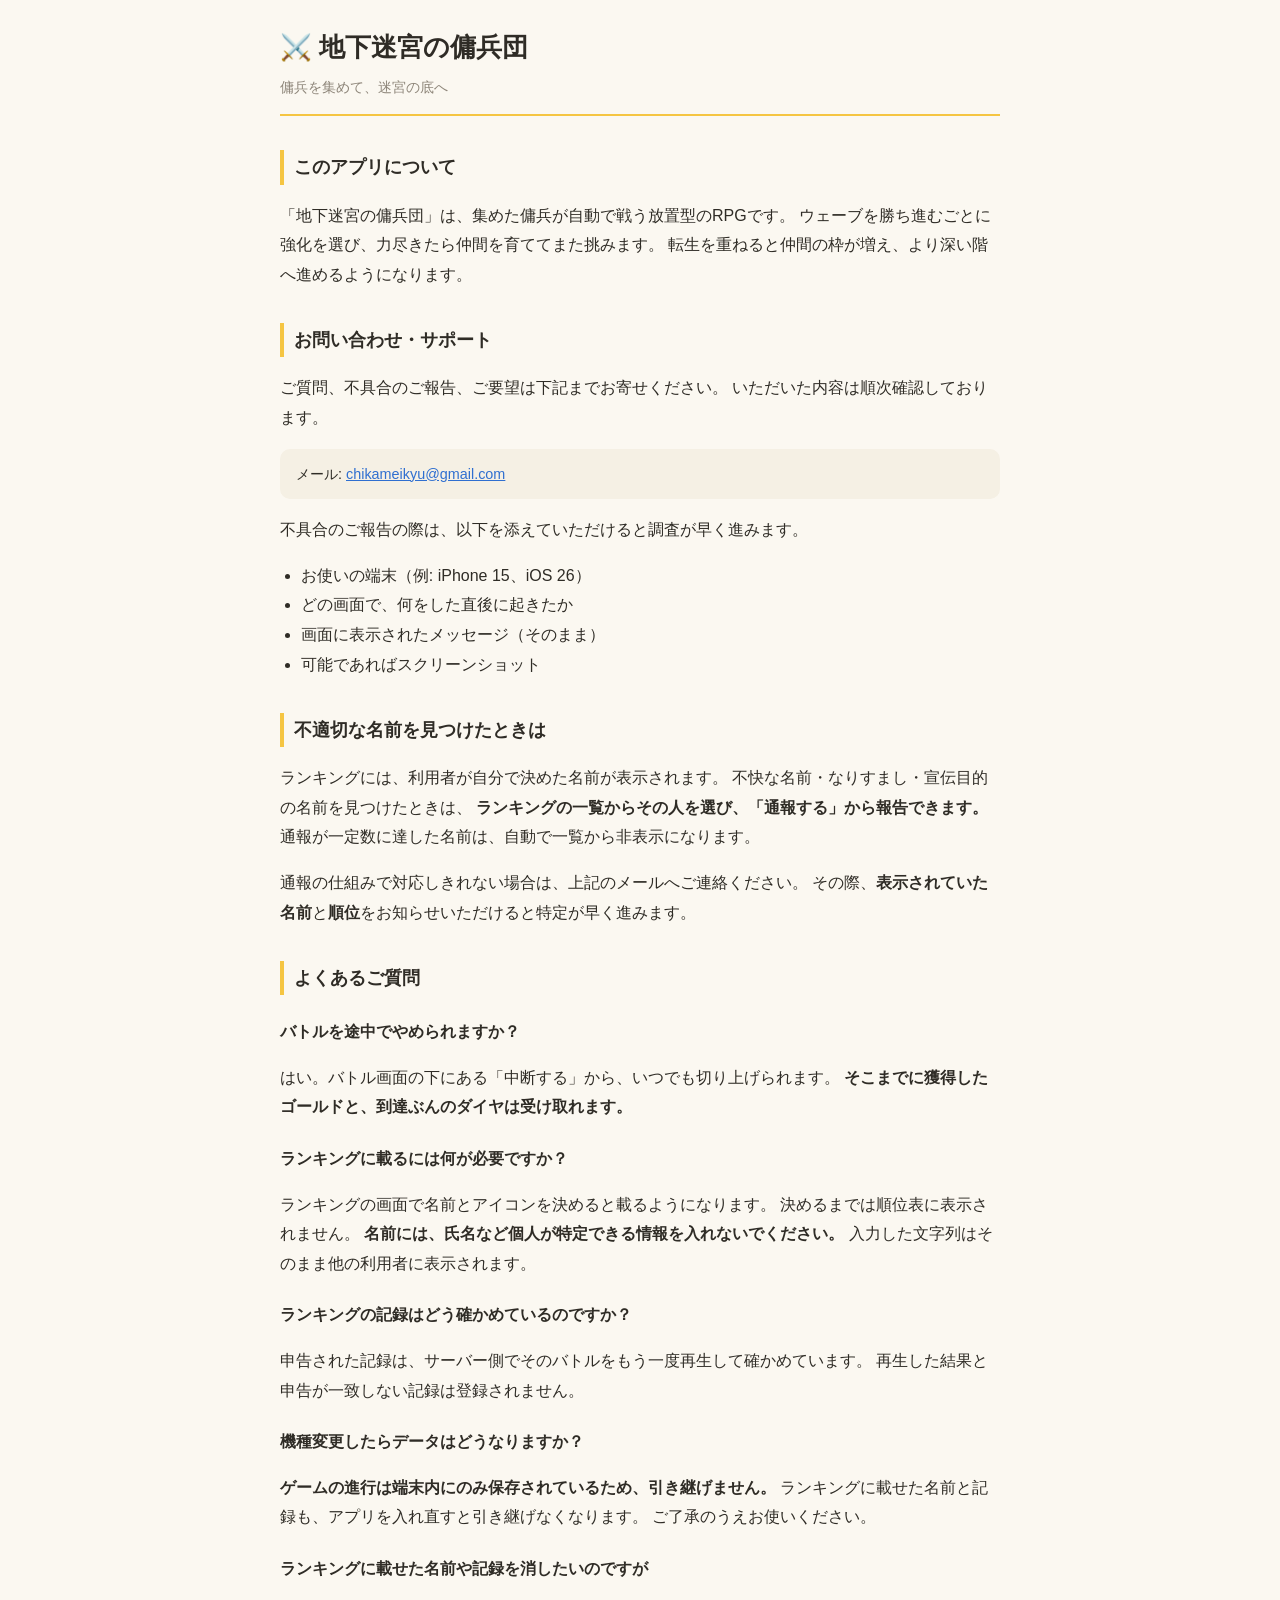
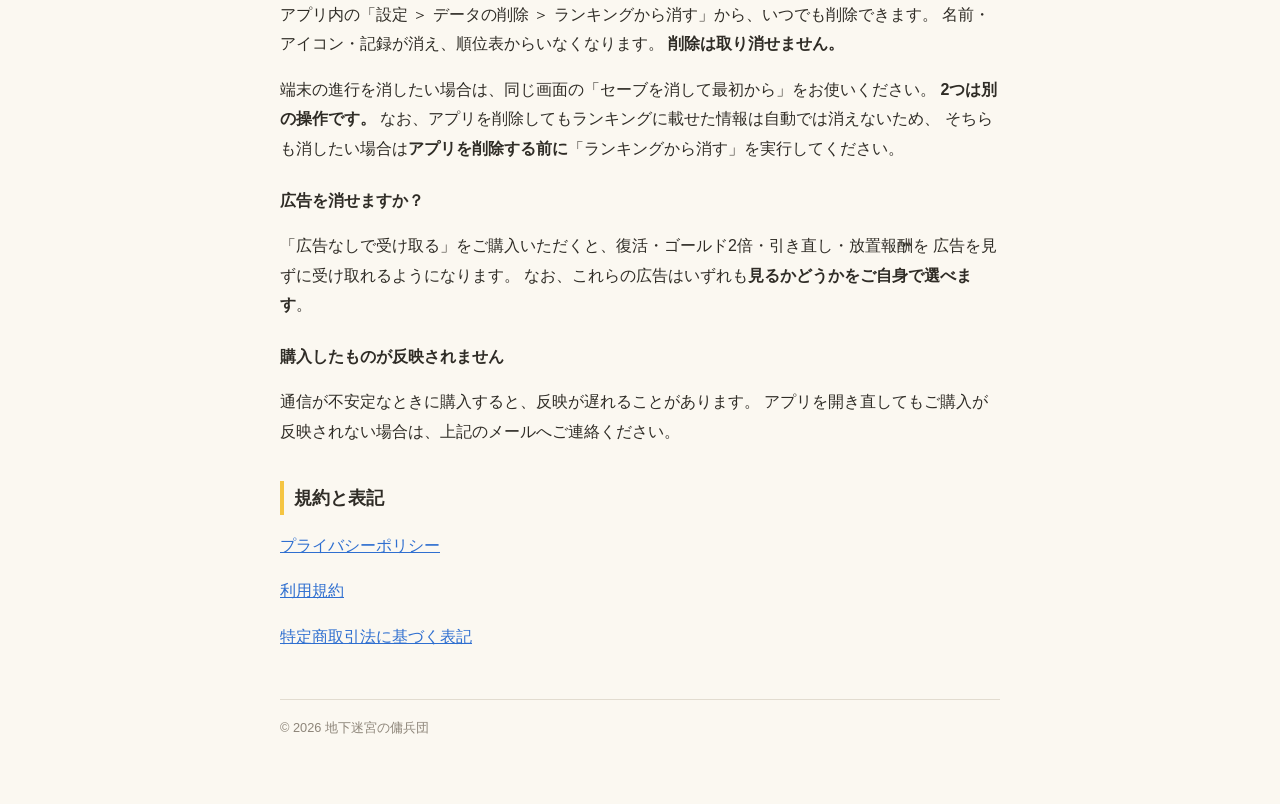
<file: index.html>
<!doctype html>
<html lang="ja">
<head>
<meta charset="utf-8">
<meta name="viewport" content="width=device-width, initial-scale=1">
<title>地下迷宮の傭兵団 - サポート</title>
<link rel="stylesheet" href="style.css">
</head>
<body>
<header>
  <h1>⚔️ 地下迷宮の傭兵団</h1>
  <p class="sub">傭兵を集めて、迷宮の底へ</p>
</header>

<h2>このアプリについて</h2>
<p>
  「地下迷宮の傭兵団」は、集めた傭兵が自動で戦う放置型のRPGです。
  ウェーブを勝ち進むごとに強化を選び、力尽きたら仲間を育ててまた挑みます。
  転生を重ねると仲間の枠が増え、より深い階へ進めるようになります。
</p>

<h2>お問い合わせ・サポート</h2>
<p>
  ご質問、不具合のご報告、ご要望は下記までお寄せください。
  いただいた内容は順次確認しております。
</p>
<p class="note">
  メール: <a href="mailto:chikameikyu@gmail.com">chikameikyu@gmail.com</a>
</p>
<p>
  不具合のご報告の際は、以下を添えていただけると調査が早く進みます。
</p>
<ul>
  <li>お使いの端末（例: iPhone 15、iOS 26）</li>
  <li>どの画面で、何をした直後に起きたか</li>
  <li>画面に表示されたメッセージ（そのまま）</li>
  <li>可能であればスクリーンショット</li>
</ul>

<h2>不適切な名前を見つけたときは</h2>
<p>
  ランキングには、利用者が自分で決めた名前が表示されます。
  不快な名前・なりすまし・宣伝目的の名前を見つけたときは、
  <strong>ランキングの一覧からその人を選び、「通報する」から報告できます。</strong>
  通報が一定数に達した名前は、自動で一覧から非表示になります。
</p>
<p>
  通報の仕組みで対応しきれない場合は、上記のメールへご連絡ください。
  その際、<strong>表示されていた名前</strong>と<strong>順位</strong>をお知らせいただけると特定が早く進みます。
</p>

<h2>よくあるご質問</h2>

<h3>バトルを途中でやめられますか？</h3>
<p>
  はい。バトル画面の下にある「中断する」から、いつでも切り上げられます。
  <strong>そこまでに獲得したゴールドと、到達ぶんのダイヤは受け取れます。</strong>
</p>

<h3>ランキングに載るには何が必要ですか？</h3>
<p>
  ランキングの画面で名前とアイコンを決めると載るようになります。
  決めるまでは順位表に表示されません。
  <strong>名前には、氏名など個人が特定できる情報を入れないでください。</strong>
  入力した文字列はそのまま他の利用者に表示されます。
</p>

<h3>ランキングの記録はどう確かめているのですか？</h3>
<p>
  申告された記録は、サーバー側でそのバトルをもう一度再生して確かめています。
  再生した結果と申告が一致しない記録は登録されません。
</p>

<h3>機種変更したらデータはどうなりますか？</h3>
<p>
  <strong>ゲームの進行は端末内にのみ保存されているため、引き継げません。</strong>
  ランキングに載せた名前と記録も、アプリを入れ直すと引き継げなくなります。
  ご了承のうえお使いください。
</p>

<h3>ランキングに載せた名前や記録を消したいのですが</h3>
<p>
  アプリ内の「設定 ＞ データの削除 ＞ ランキングから消す」から、いつでも削除できます。
  名前・アイコン・記録が消え、順位表からいなくなります。
  <strong>削除は取り消せません。</strong>
</p>
<p>
  端末の進行を消したい場合は、同じ画面の「セーブを消して最初から」をお使いください。
  <strong>2つは別の操作です。</strong>
  なお、アプリを削除してもランキングに載せた情報は自動では消えないため、
  そちらも消したい場合は<strong>アプリを削除する前に</strong>「ランキングから消す」を実行してください。
</p>

<h3>広告を消せますか？</h3>
<p>
  「広告なしで受け取る」をご購入いただくと、復活・ゴールド2倍・引き直し・放置報酬を
  広告を見ずに受け取れるようになります。
  なお、これらの広告はいずれも<strong>見るかどうかをご自身で選べます</strong>。
</p>

<h3>購入したものが反映されません</h3>
<p>
  通信が不安定なときに購入すると、反映が遅れることがあります。
  アプリを開き直してもご購入が反映されない場合は、上記のメールへご連絡ください。
</p>

<h2>規約と表記</h2>
<p><a href="privacy.html">プライバシーポリシー</a></p>
<p><a href="terms.html">利用規約</a></p>
<p><a href="tokushoho.html">特定商取引法に基づく表記</a></p>

<footer>
  © 2026 地下迷宮の傭兵団
</footer>
</body>
</html>
</file>
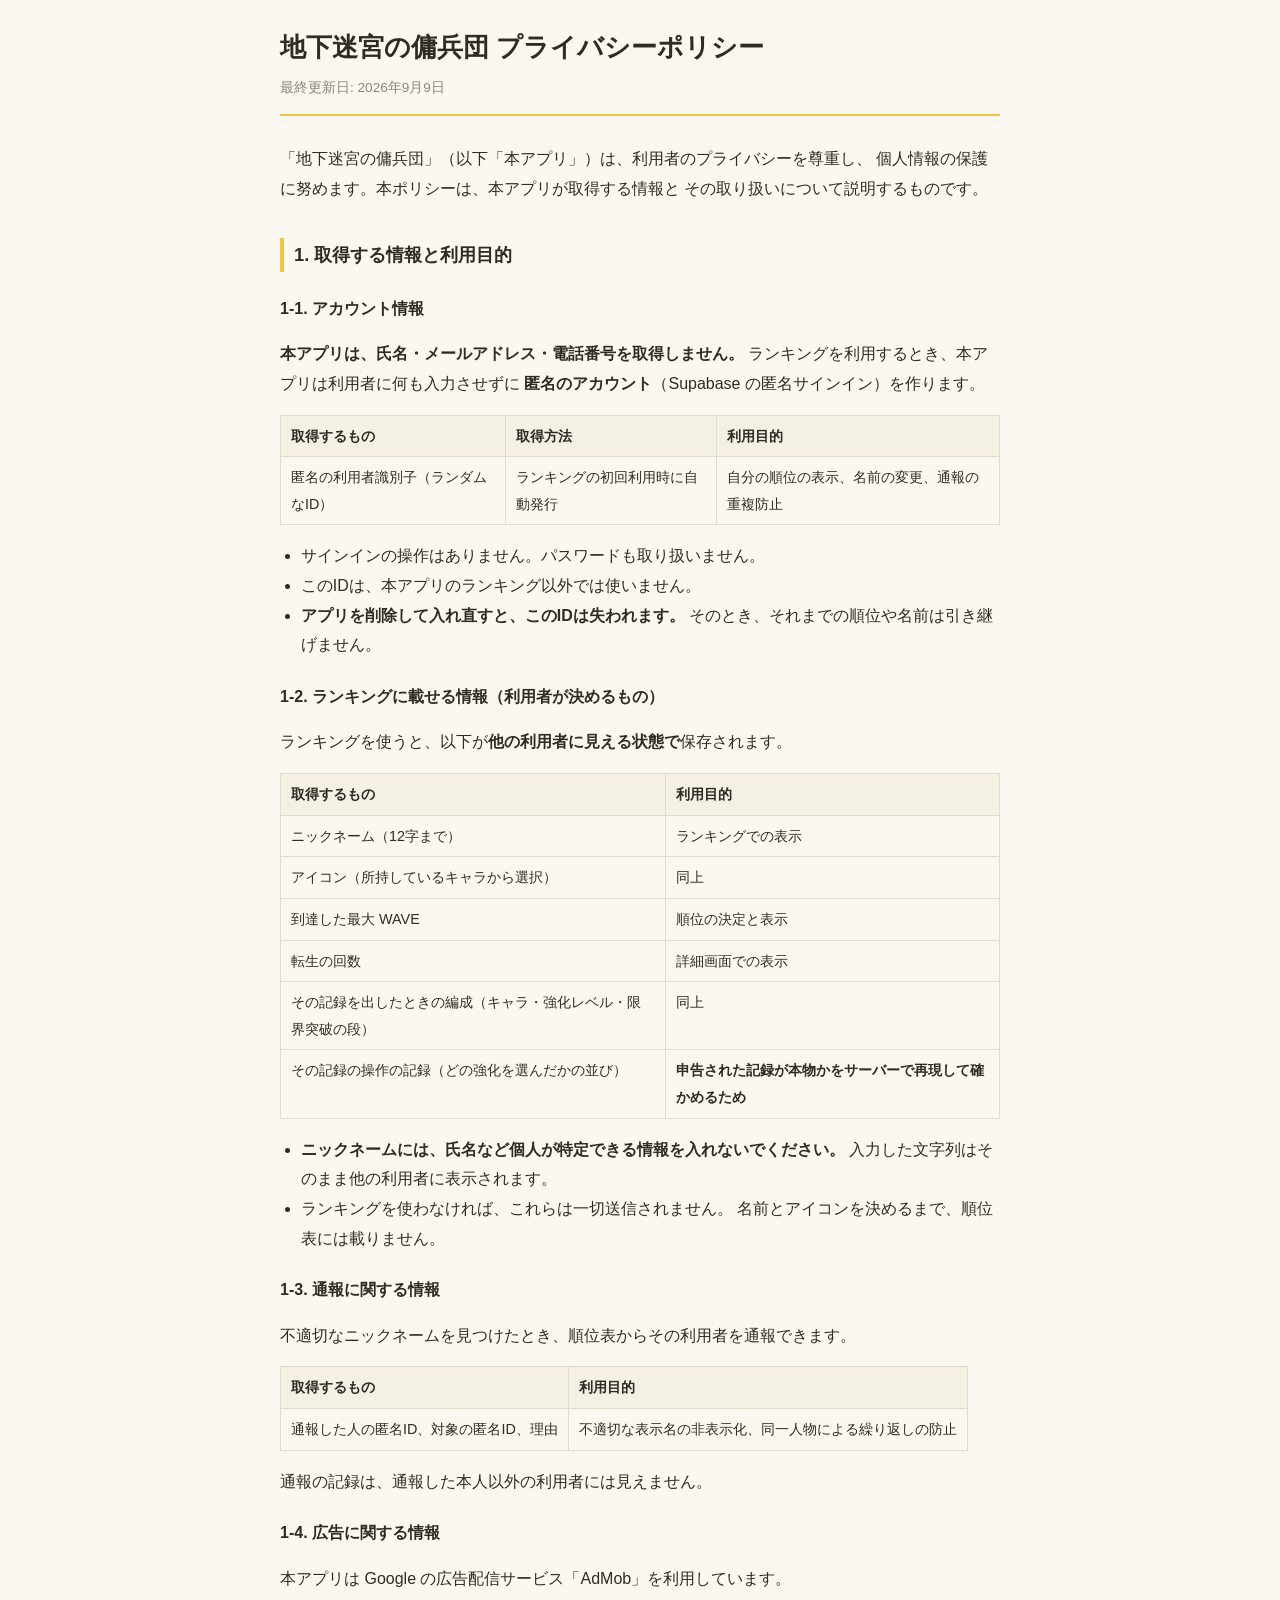
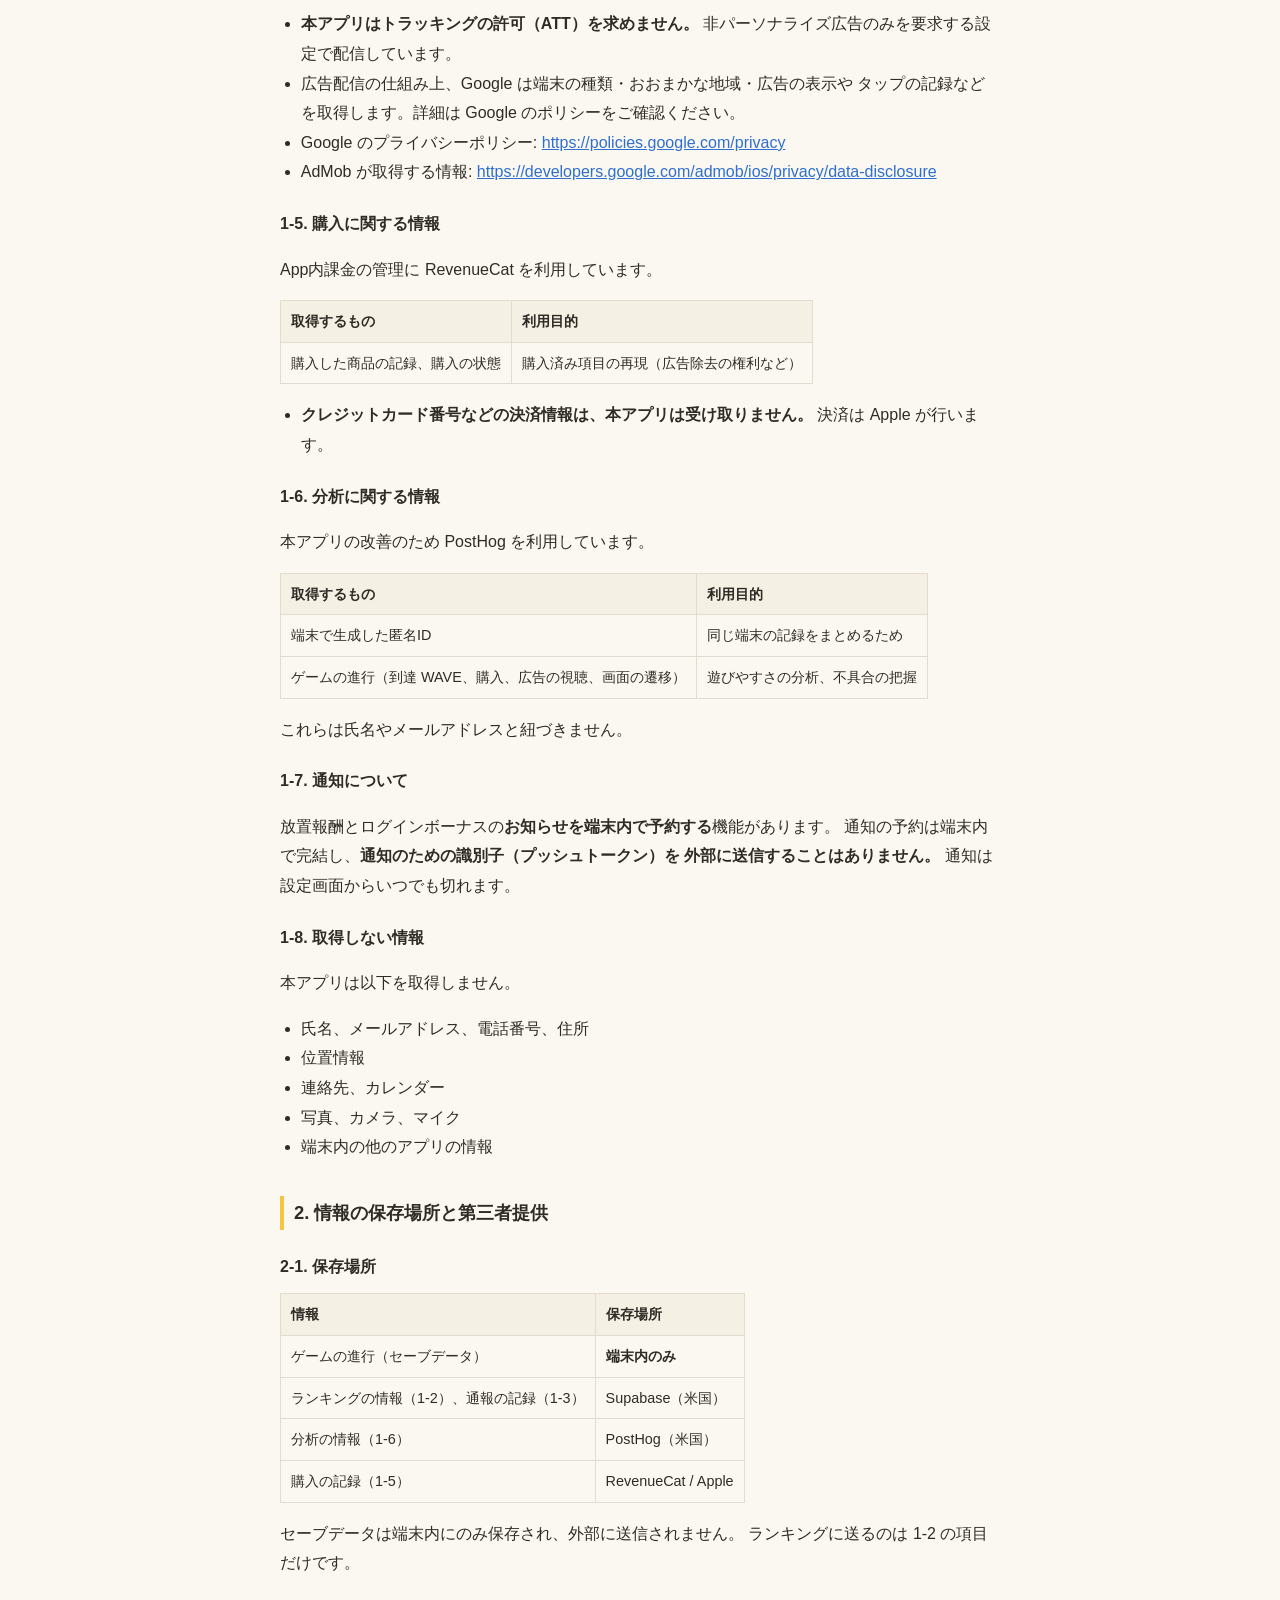
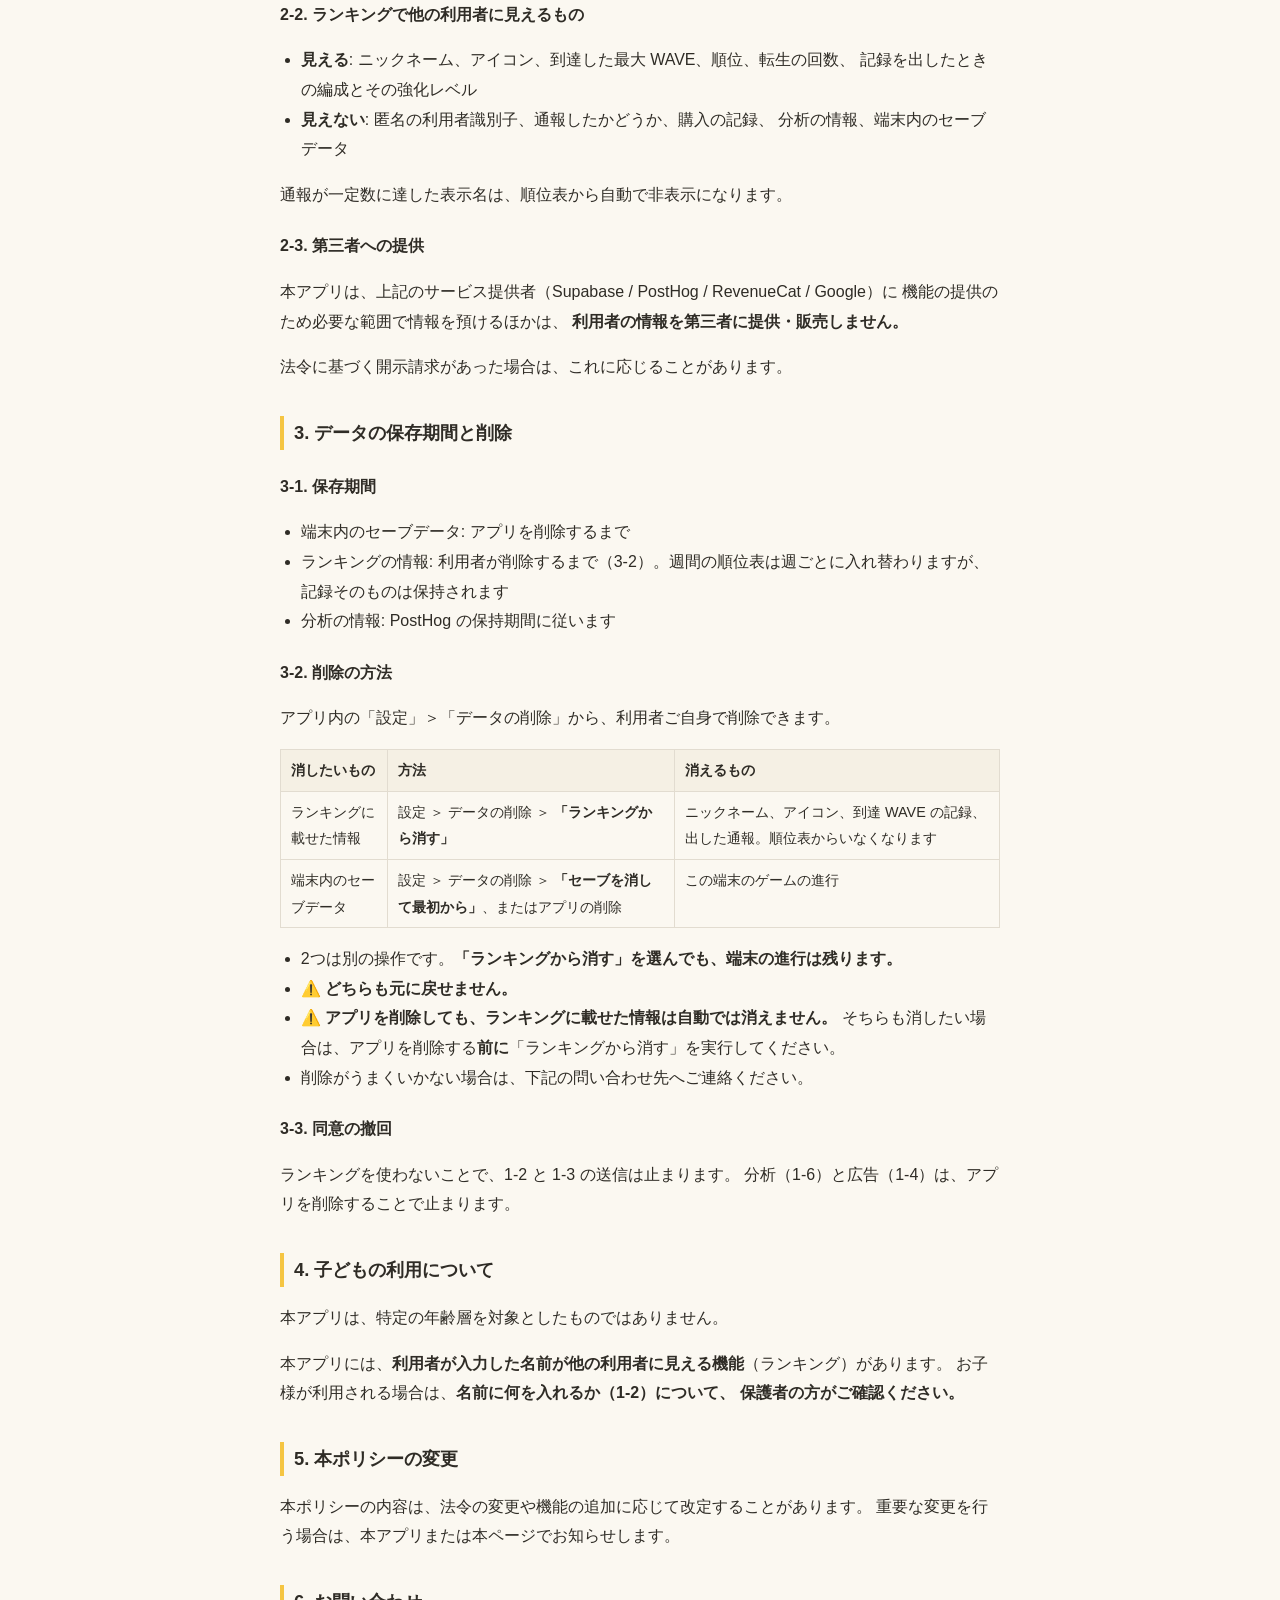
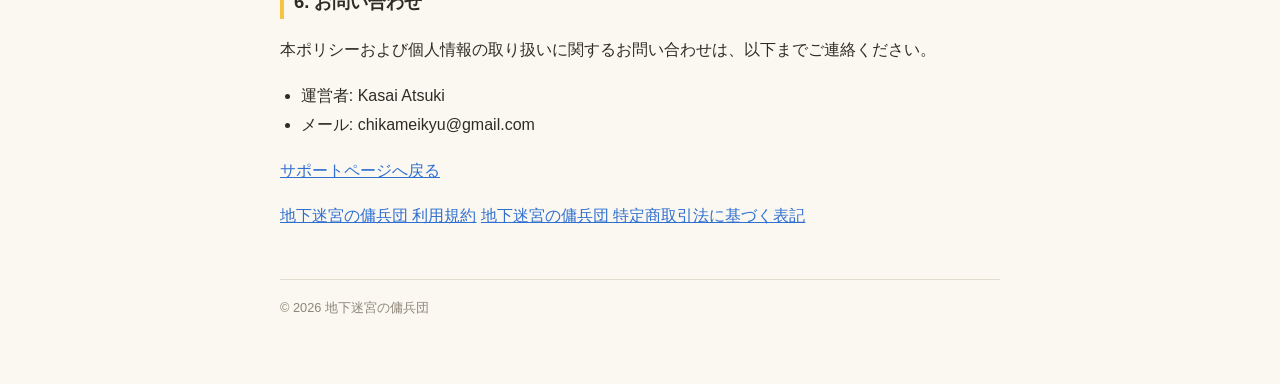
<file: privacy.html>
<!doctype html>
<html lang="ja">
<head>
<meta charset="utf-8">
<meta name="viewport" content="width=device-width, initial-scale=1">
<title>地下迷宮の傭兵団 プライバシーポリシー</title>
<link rel="stylesheet" href="style.css">
</head>
<body>
<header>
  <h1>地下迷宮の傭兵団 プライバシーポリシー</h1>
  <p class="sub">最終更新日: 2026年9月9日</p>
</header>

<p>「地下迷宮の傭兵団」（以下「本アプリ」）は、利用者のプライバシーを尊重し、 個人情報の保護に努めます。本ポリシーは、本アプリが取得する情報と その取り扱いについて説明するものです。</p>
<h2>1. 取得する情報と利用目的</h2>
<h3>1-1. アカウント情報</h3>
<p><strong>本アプリは、氏名・メールアドレス・電話番号を取得しません。</strong> ランキングを利用するとき、本アプリは利用者に何も入力させずに <strong>匿名のアカウント</strong>（Supabase の匿名サインイン）を作ります。</p>
<table><thead><tr><th>取得するもの</th><th>取得方法</th><th>利用目的</th></tr></thead><tbody>
<tr><td>匿名の利用者識別子（ランダムなID）</td><td>ランキングの初回利用時に自動発行</td><td>自分の順位の表示、名前の変更、通報の重複防止</td></tr>
</tbody></table>
<ul>
<li>サインインの操作はありません。パスワードも取り扱いません。</li>
<li>このIDは、本アプリのランキング以外では使いません。</li>
<li><strong>アプリを削除して入れ直すと、このIDは失われます。</strong> そのとき、それまでの順位や名前は引き継げません。</li>
</ul>
<h3>1-2. ランキングに載せる情報（利用者が決めるもの）</h3>
<p>ランキングを使うと、以下が<strong>他の利用者に見える状態で</strong>保存されます。</p>
<table><thead><tr><th>取得するもの</th><th>利用目的</th></tr></thead><tbody>
<tr><td>ニックネーム（12字まで）</td><td>ランキングでの表示</td></tr>
<tr><td>アイコン（所持しているキャラから選択）</td><td>同上</td></tr>
<tr><td>到達した最大 WAVE</td><td>順位の決定と表示</td></tr>
<tr><td>転生の回数</td><td>詳細画面での表示</td></tr>
<tr><td>その記録を出したときの編成（キャラ・強化レベル・限界突破の段）</td><td>同上</td></tr>
<tr><td>その記録の操作の記録（どの強化を選んだかの並び）</td><td><strong>申告された記録が本物かをサーバーで再現して確かめるため</strong></td></tr>
</tbody></table>
<ul>
<li><strong>ニックネームには、氏名など個人が特定できる情報を入れないでください。</strong> 入力した文字列はそのまま他の利用者に表示されます。</li>
<li>ランキングを使わなければ、これらは一切送信されません。 名前とアイコンを決めるまで、順位表には載りません。</li>
</ul>
<h3>1-3. 通報に関する情報</h3>
<p>不適切なニックネームを見つけたとき、順位表からその利用者を通報できます。</p>
<table><thead><tr><th>取得するもの</th><th>利用目的</th></tr></thead><tbody>
<tr><td>通報した人の匿名ID、対象の匿名ID、理由</td><td>不適切な表示名の非表示化、同一人物による繰り返しの防止</td></tr>
</tbody></table>
<p>通報の記録は、通報した本人以外の利用者には見えません。</p>
<h3>1-4. 広告に関する情報</h3>
<p>本アプリは Google の広告配信サービス「AdMob」を利用しています。</p>
<ul>
<li><strong>本アプリはトラッキングの許可（ATT）を求めません。</strong> 非パーソナライズ広告のみを要求する設定で配信しています。</li>
<li>広告配信の仕組み上、Google は端末の種類・おおまかな地域・広告の表示や タップの記録などを取得します。詳細は Google のポリシーをご確認ください。</li>
<li>Google のプライバシーポリシー: <a href="https://policies.google.com/privacy">https://policies.google.com/privacy</a></li>
<li>AdMob が取得する情報: <a href="https://developers.google.com/admob/ios/privacy/data-disclosure">https://developers.google.com/admob/ios/privacy/data-disclosure</a></li>
</ul>
<h3>1-5. 購入に関する情報</h3>
<p>App内課金の管理に RevenueCat を利用しています。</p>
<table><thead><tr><th>取得するもの</th><th>利用目的</th></tr></thead><tbody>
<tr><td>購入した商品の記録、購入の状態</td><td>購入済み項目の再現（広告除去の権利など）</td></tr>
</tbody></table>
<ul>
<li><strong>クレジットカード番号などの決済情報は、本アプリは受け取りません。</strong> 決済は Apple が行います。</li>
</ul>
<h3>1-6. 分析に関する情報</h3>
<p>本アプリの改善のため PostHog を利用しています。</p>
<table><thead><tr><th>取得するもの</th><th>利用目的</th></tr></thead><tbody>
<tr><td>端末で生成した匿名ID</td><td>同じ端末の記録をまとめるため</td></tr>
<tr><td>ゲームの進行（到達 WAVE、購入、広告の視聴、画面の遷移）</td><td>遊びやすさの分析、不具合の把握</td></tr>
</tbody></table>
<p>これらは氏名やメールアドレスと紐づきません。</p>
<h3>1-7. 通知について</h3>
<p>放置報酬とログインボーナスの<strong>お知らせを端末内で予約する</strong>機能があります。 通知の予約は端末内で完結し、<strong>通知のための識別子（プッシュトークン）を 外部に送信することはありません。</strong> 通知は設定画面からいつでも切れます。</p>
<h3>1-8. 取得しない情報</h3>
<p>本アプリは以下を取得しません。</p>
<ul>
<li>氏名、メールアドレス、電話番号、住所</li>
<li>位置情報</li>
<li>連絡先、カレンダー</li>
<li>写真、カメラ、マイク</li>
<li>端末内の他のアプリの情報</li>
</ul>
<h2>2. 情報の保存場所と第三者提供</h2>
<h3>2-1. 保存場所</h3>
<table><thead><tr><th>情報</th><th>保存場所</th></tr></thead><tbody>
<tr><td>ゲームの進行（セーブデータ）</td><td><strong>端末内のみ</strong></td></tr>
<tr><td>ランキングの情報（1-2）、通報の記録（1-3）</td><td>Supabase（米国）</td></tr>
<tr><td>分析の情報（1-6）</td><td>PostHog（米国）</td></tr>
<tr><td>購入の記録（1-5）</td><td>RevenueCat / Apple</td></tr>
</tbody></table>
<p>セーブデータは端末内にのみ保存され、外部に送信されません。 ランキングに送るのは 1-2 の項目だけです。</p>
<h3>2-2. ランキングで他の利用者に見えるもの</h3>
<ul>
<li><strong>見える</strong>: ニックネーム、アイコン、到達した最大 WAVE、順位、転生の回数、 記録を出したときの編成とその強化レベル</li>
<li><strong>見えない</strong>: 匿名の利用者識別子、通報したかどうか、購入の記録、 分析の情報、端末内のセーブデータ</li>
</ul>
<p>通報が一定数に達した表示名は、順位表から自動で非表示になります。</p>
<h3>2-3. 第三者への提供</h3>
<p>本アプリは、上記のサービス提供者（Supabase / PostHog / RevenueCat / Google）に 機能の提供のため必要な範囲で情報を預けるほかは、 <strong>利用者の情報を第三者に提供・販売しません。</strong></p>
<p>法令に基づく開示請求があった場合は、これに応じることがあります。</p>
<h2>3. データの保存期間と削除</h2>
<h3>3-1. 保存期間</h3>
<ul>
<li>端末内のセーブデータ: アプリを削除するまで</li>
<li>ランキングの情報: 利用者が削除するまで（3-2）。週間の順位表は週ごとに入れ替わりますが、 記録そのものは保持されます</li>
<li>分析の情報: PostHog の保持期間に従います</li>
</ul>
<h3>3-2. 削除の方法</h3>
<p>アプリ内の「設定」＞「データの削除」から、利用者ご自身で削除できます。</p>
<table><thead><tr><th>消したいもの</th><th>方法</th><th>消えるもの</th></tr></thead><tbody>
<tr><td>ランキングに載せた情報</td><td>設定 ＞ データの削除 ＞ <strong>「ランキングから消す」</strong></td><td>ニックネーム、アイコン、到達 WAVE の記録、出した通報。順位表からいなくなります</td></tr>
<tr><td>端末内のセーブデータ</td><td>設定 ＞ データの削除 ＞ <strong>「セーブを消して最初から」</strong>、またはアプリの削除</td><td>この端末のゲームの進行</td></tr>
</tbody></table>
<ul>
<li>2つは別の操作です。<strong>「ランキングから消す」を選んでも、端末の進行は残ります。</strong></li>
<li>⚠️ <strong>どちらも元に戻せません。</strong></li>
<li>⚠️ <strong>アプリを削除しても、ランキングに載せた情報は自動では消えません。</strong> そちらも消したい場合は、アプリを削除する<strong>前に</strong>「ランキングから消す」を実行してください。</li>
<li>削除がうまくいかない場合は、下記の問い合わせ先へご連絡ください。</li>
</ul>
<h3>3-3. 同意の撤回</h3>
<p>ランキングを使わないことで、1-2 と 1-3 の送信は止まります。 分析（1-6）と広告（1-4）は、アプリを削除することで止まります。</p>
<h2>4. 子どもの利用について</h2>
<p>本アプリは、特定の年齢層を対象としたものではありません。</p>
<p>本アプリには、<strong>利用者が入力した名前が他の利用者に見える機能</strong>（ランキング）があります。 お子様が利用される場合は、<strong>名前に何を入れるか（1-2）について、 保護者の方がご確認ください。</strong></p>
<h2>5. 本ポリシーの変更</h2>
<p>本ポリシーの内容は、法令の変更や機能の追加に応じて改定することがあります。 重要な変更を行う場合は、本アプリまたは本ページでお知らせします。</p>
<h2>6. お問い合わせ</h2>
<p>本ポリシーおよび個人情報の取り扱いに関するお問い合わせは、以下までご連絡ください。</p>
<ul>
<li>運営者: Kasai Atsuki</li>
<li>メール: chikameikyu@gmail.com</li>
</ul>

<p><a href="index.html">サポートページへ戻る</a></p>
<nav class="others">
  <a href="terms.html">地下迷宮の傭兵団 利用規約</a>
  <a href="tokushoho.html">地下迷宮の傭兵団 特定商取引法に基づく表記</a>
</nav>
<footer>
  © 2026 地下迷宮の傭兵団
</footer>
</body>
</html>
</file>
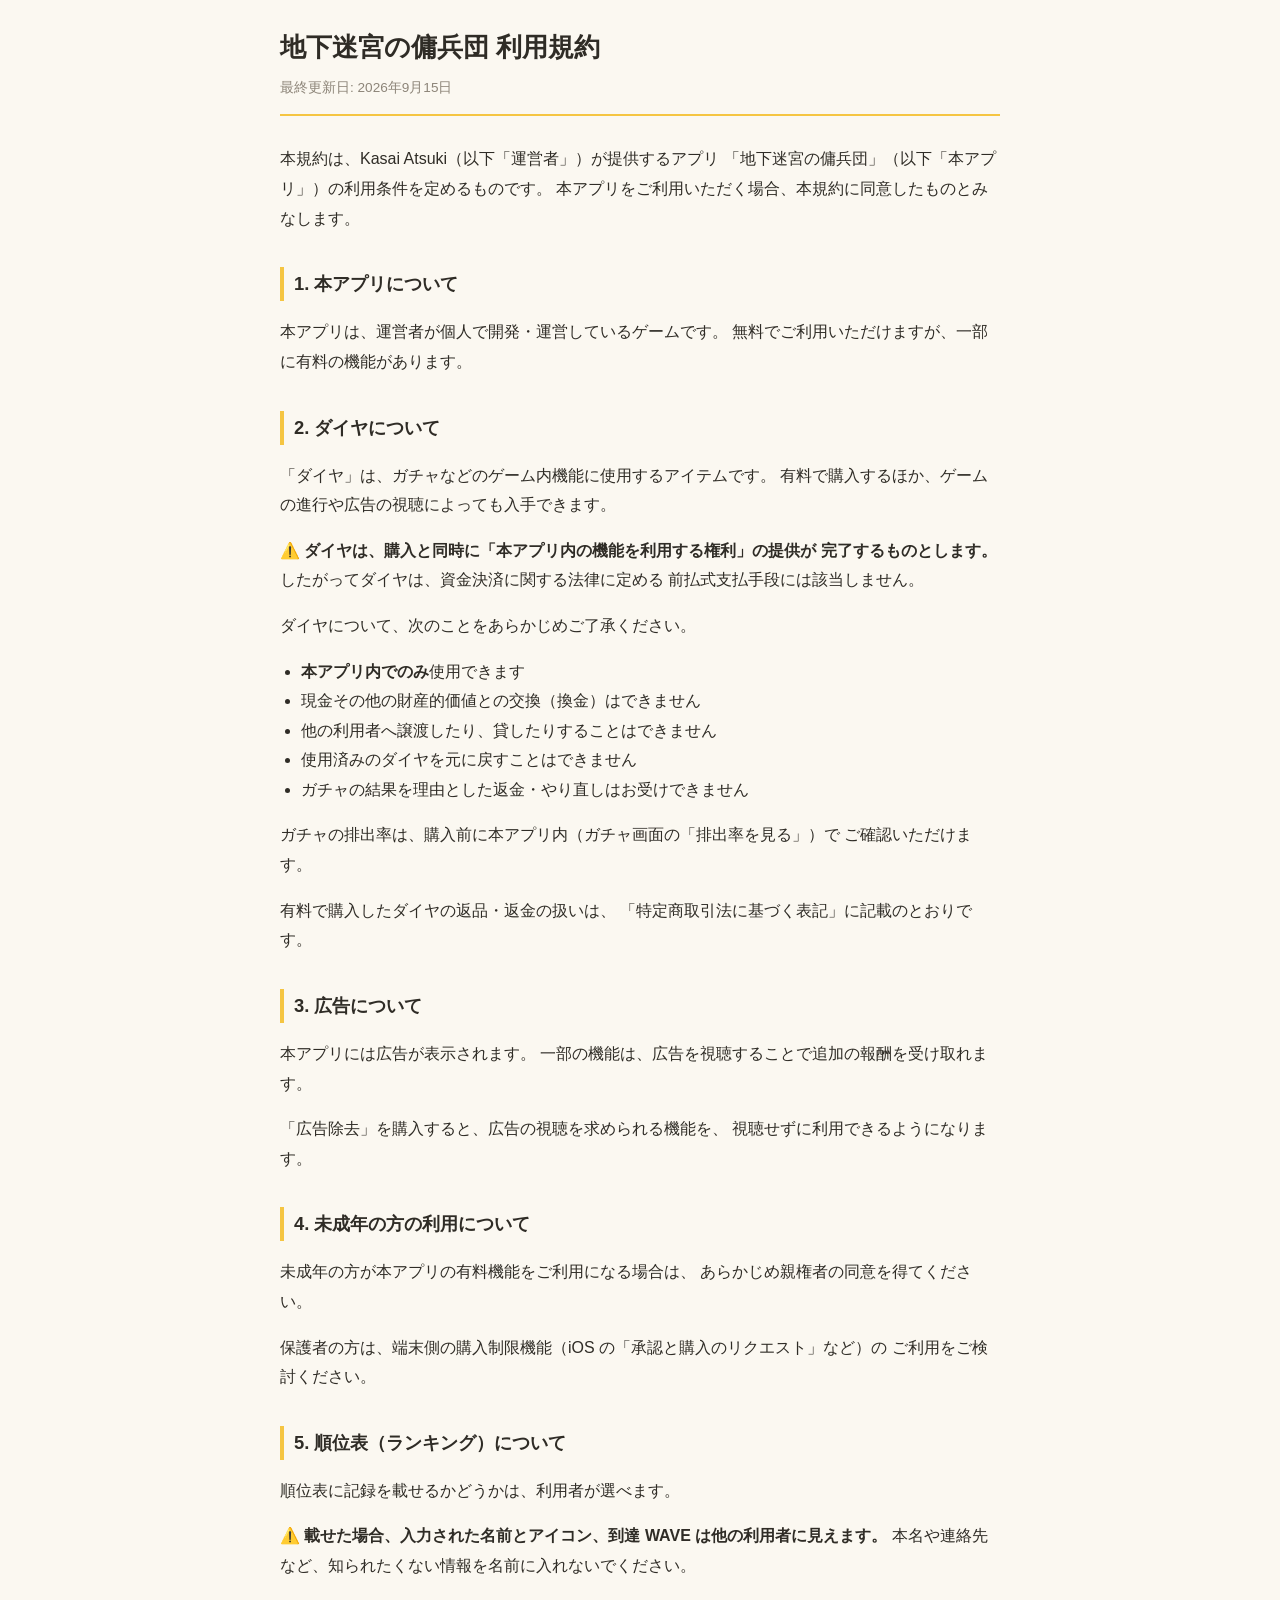
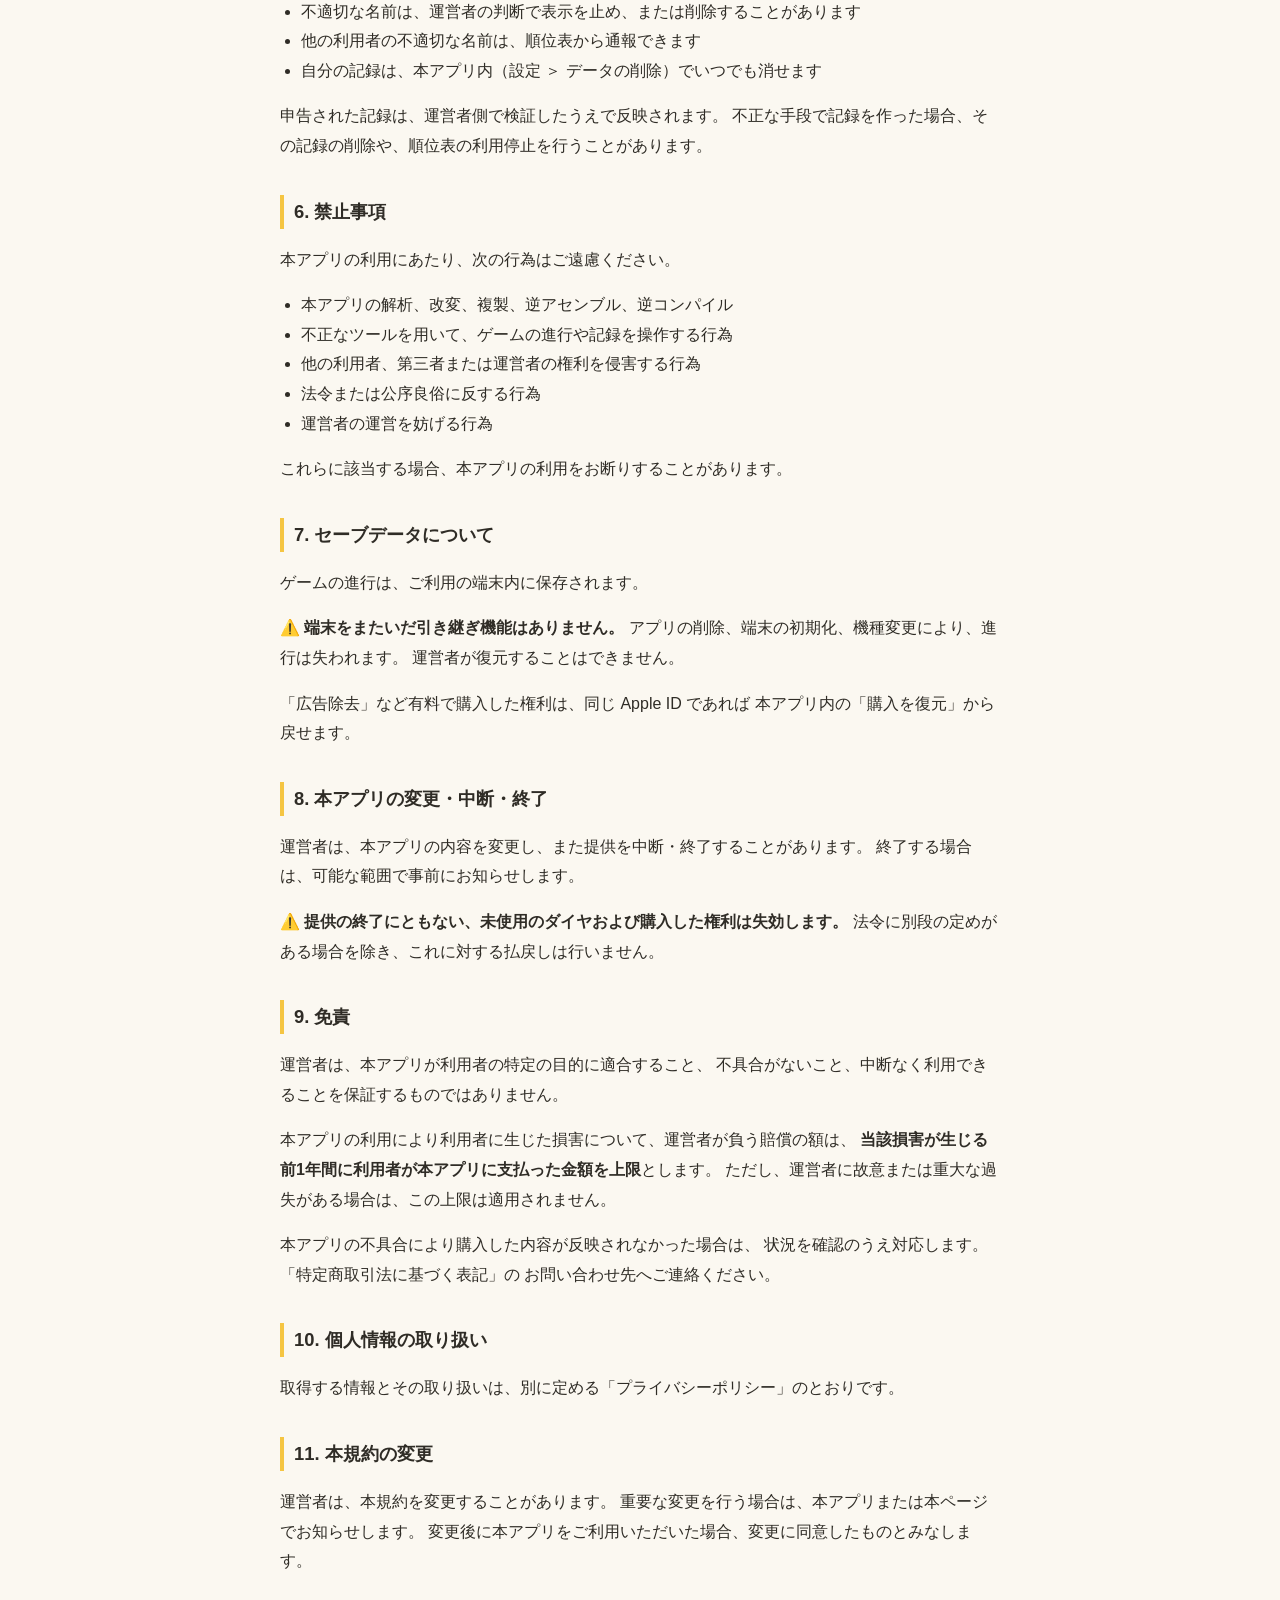
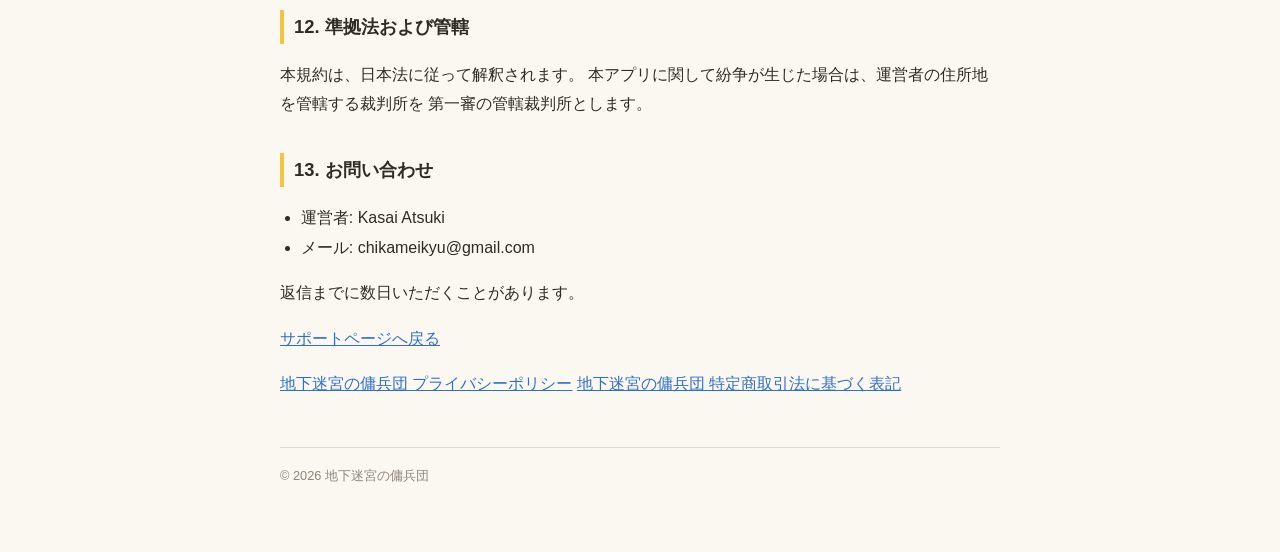
<file: terms.html>
<!doctype html>
<html lang="ja">
<head>
<meta charset="utf-8">
<meta name="viewport" content="width=device-width, initial-scale=1">
<title>地下迷宮の傭兵団 利用規約</title>
<link rel="stylesheet" href="style.css">
</head>
<body>
<header>
  <h1>地下迷宮の傭兵団 利用規約</h1>
  <p class="sub">最終更新日: 2026年9月15日</p>
</header>

<p>本規約は、Kasai Atsuki（以下「運営者」）が提供するアプリ 「地下迷宮の傭兵団」（以下「本アプリ」）の利用条件を定めるものです。 本アプリをご利用いただく場合、本規約に同意したものとみなします。</p>
<h2>1. 本アプリについて</h2>
<p>本アプリは、運営者が個人で開発・運営しているゲームです。 無料でご利用いただけますが、一部に有料の機能があります。</p>
<h2>2. ダイヤについて</h2>
<p>「ダイヤ」は、ガチャなどのゲーム内機能に使用するアイテムです。 有料で購入するほか、ゲームの進行や広告の視聴によっても入手できます。</p>
<p>⚠️ <strong>ダイヤは、購入と同時に「本アプリ内の機能を利用する権利」の提供が 完了するものとします。</strong> したがってダイヤは、資金決済に関する法律に定める 前払式支払手段には該当しません。</p>
<p>ダイヤについて、次のことをあらかじめご了承ください。</p>
<ul>
<li><strong>本アプリ内でのみ</strong>使用できます</li>
<li>現金その他の財産的価値との交換（換金）はできません</li>
<li>他の利用者へ譲渡したり、貸したりすることはできません</li>
<li>使用済みのダイヤを元に戻すことはできません</li>
<li>ガチャの結果を理由とした返金・やり直しはお受けできません</li>
</ul>
<p>ガチャの排出率は、購入前に本アプリ内（ガチャ画面の「排出率を見る」）で ご確認いただけます。</p>
<p>有料で購入したダイヤの返品・返金の扱いは、 「特定商取引法に基づく表記」に記載のとおりです。</p>
<h2>3. 広告について</h2>
<p>本アプリには広告が表示されます。 一部の機能は、広告を視聴することで追加の報酬を受け取れます。</p>
<p>「広告除去」を購入すると、広告の視聴を求められる機能を、 視聴せずに利用できるようになります。</p>
<h2>4. 未成年の方の利用について</h2>
<p>未成年の方が本アプリの有料機能をご利用になる場合は、 あらかじめ親権者の同意を得てください。</p>
<p>保護者の方は、端末側の購入制限機能（iOS の「承認と購入のリクエスト」など）の ご利用をご検討ください。</p>
<h2>5. 順位表（ランキング）について</h2>
<p>順位表に記録を載せるかどうかは、利用者が選べます。</p>
<p>⚠️ <strong>載せた場合、入力された名前とアイコン、到達 WAVE は他の利用者に見えます。</strong> 本名や連絡先など、知られたくない情報を名前に入れないでください。</p>
<ul>
<li>不適切な名前は、運営者の判断で表示を止め、または削除することがあります</li>
<li>他の利用者の不適切な名前は、順位表から通報できます</li>
<li>自分の記録は、本アプリ内（設定 ＞ データの削除）でいつでも消せます</li>
</ul>
<p>申告された記録は、運営者側で検証したうえで反映されます。 不正な手段で記録を作った場合、その記録の削除や、順位表の利用停止を行うことがあります。</p>
<h2>6. 禁止事項</h2>
<p>本アプリの利用にあたり、次の行為はご遠慮ください。</p>
<ul>
<li>本アプリの解析、改変、複製、逆アセンブル、逆コンパイル</li>
<li>不正なツールを用いて、ゲームの進行や記録を操作する行為</li>
<li>他の利用者、第三者または運営者の権利を侵害する行為</li>
<li>法令または公序良俗に反する行為</li>
<li>運営者の運営を妨げる行為</li>
</ul>
<p>これらに該当する場合、本アプリの利用をお断りすることがあります。</p>
<h2>7. セーブデータについて</h2>
<p>ゲームの進行は、ご利用の端末内に保存されます。</p>
<p>⚠️ <strong>端末をまたいだ引き継ぎ機能はありません。</strong> アプリの削除、端末の初期化、機種変更により、進行は失われます。 運営者が復元することはできません。</p>
<p>「広告除去」など有料で購入した権利は、同じ Apple ID であれば 本アプリ内の「購入を復元」から戻せます。</p>
<h2>8. 本アプリの変更・中断・終了</h2>
<p>運営者は、本アプリの内容を変更し、また提供を中断・終了することがあります。 終了する場合は、可能な範囲で事前にお知らせします。</p>
<p>⚠️ <strong>提供の終了にともない、未使用のダイヤおよび購入した権利は失効します。</strong> 法令に別段の定めがある場合を除き、これに対する払戻しは行いません。</p>
<h2>9. 免責</h2>
<p>運営者は、本アプリが利用者の特定の目的に適合すること、 不具合がないこと、中断なく利用できることを保証するものではありません。</p>
<p>本アプリの利用により利用者に生じた損害について、運営者が負う賠償の額は、 <strong>当該損害が生じる前1年間に利用者が本アプリに支払った金額を上限</strong>とします。 ただし、運営者に故意または重大な過失がある場合は、この上限は適用されません。</p>
<p>本アプリの不具合により購入した内容が反映されなかった場合は、 状況を確認のうえ対応します。「特定商取引法に基づく表記」の お問い合わせ先へご連絡ください。</p>
<h2>10. 個人情報の取り扱い</h2>
<p>取得する情報とその取り扱いは、別に定める「プライバシーポリシー」のとおりです。</p>
<h2>11. 本規約の変更</h2>
<p>運営者は、本規約を変更することがあります。 重要な変更を行う場合は、本アプリまたは本ページでお知らせします。 変更後に本アプリをご利用いただいた場合、変更に同意したものとみなします。</p>
<h2>12. 準拠法および管轄</h2>
<p>本規約は、日本法に従って解釈されます。 本アプリに関して紛争が生じた場合は、運営者の住所地を管轄する裁判所を 第一審の管轄裁判所とします。</p>
<h2>13. お問い合わせ</h2>
<ul>
<li>運営者: Kasai Atsuki</li>
<li>メール: chikameikyu@gmail.com</li>
</ul>
<p>返信までに数日いただくことがあります。</p>

<p><a href="index.html">サポートページへ戻る</a></p>
<nav class="others">
  <a href="privacy.html">地下迷宮の傭兵団 プライバシーポリシー</a>
  <a href="tokushoho.html">地下迷宮の傭兵団 特定商取引法に基づく表記</a>
</nav>
<footer>
  © 2026 地下迷宮の傭兵団
</footer>
</body>
</html>
</file>
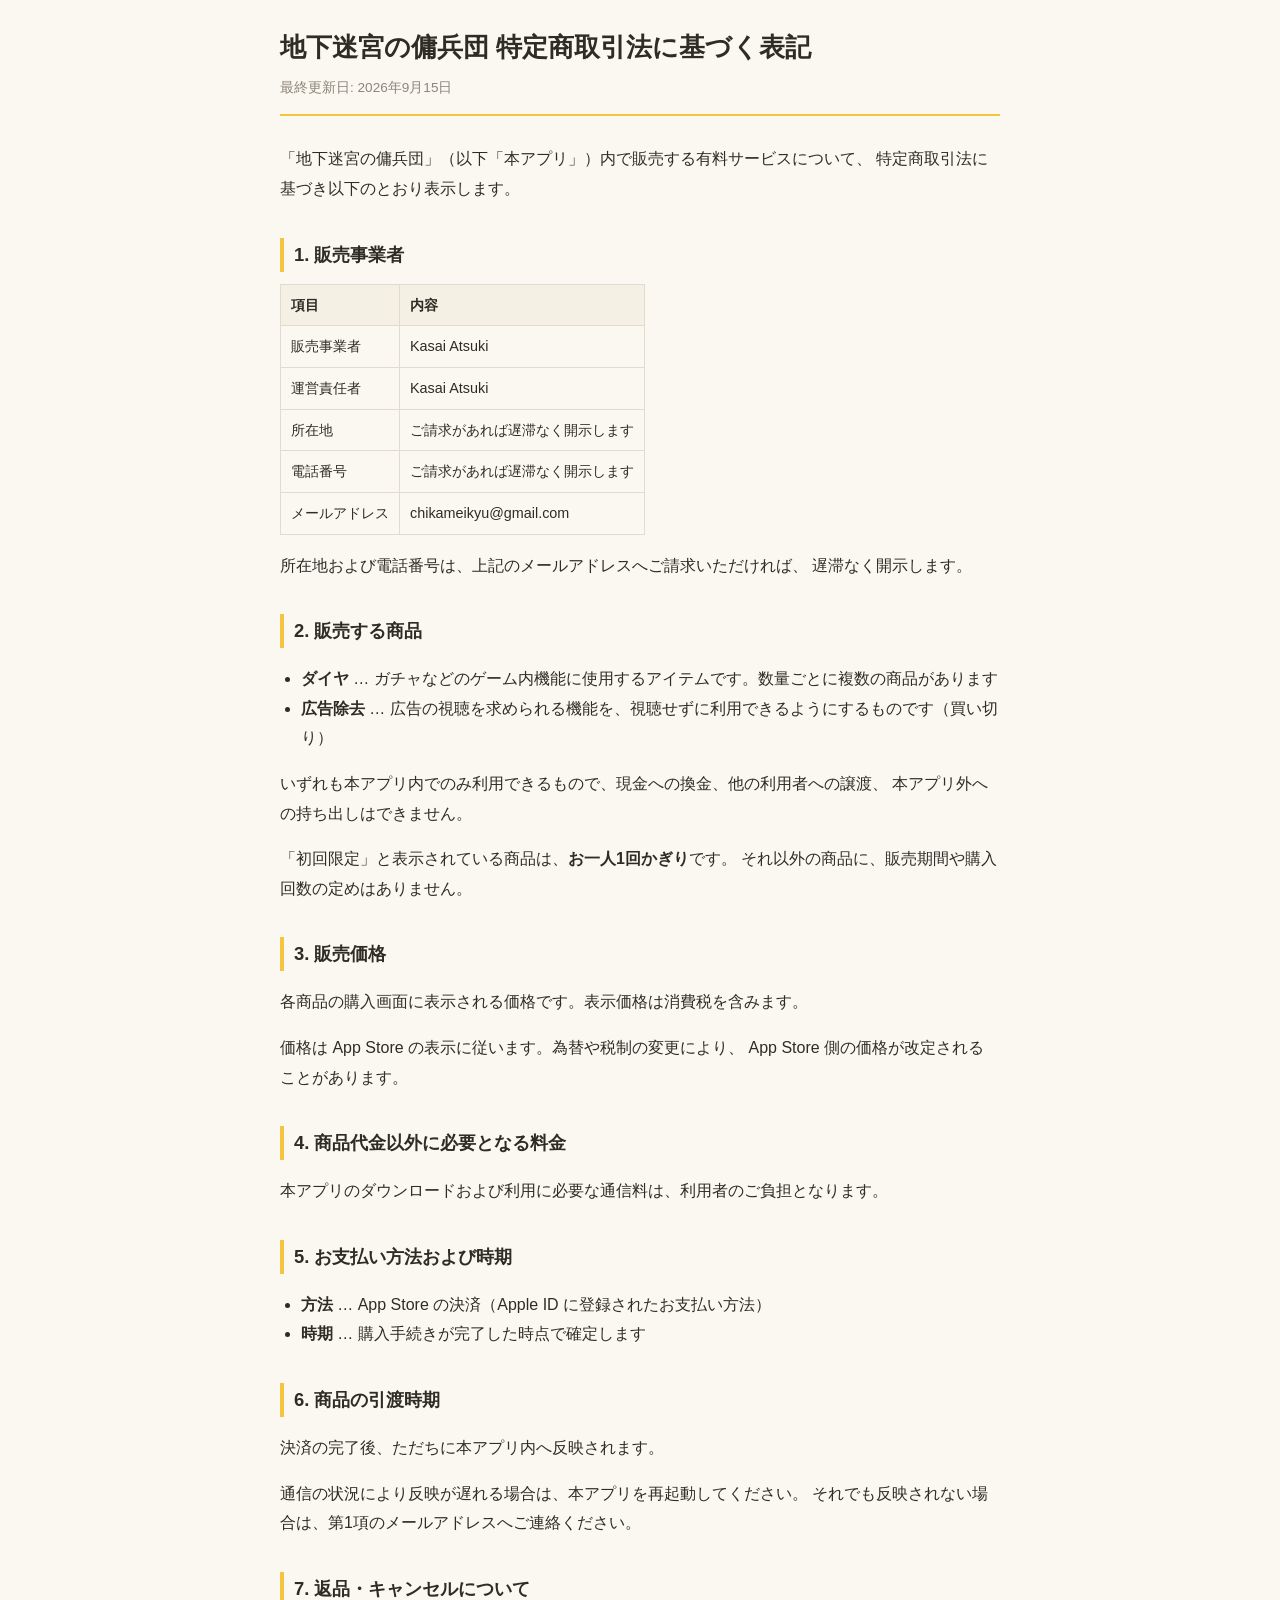
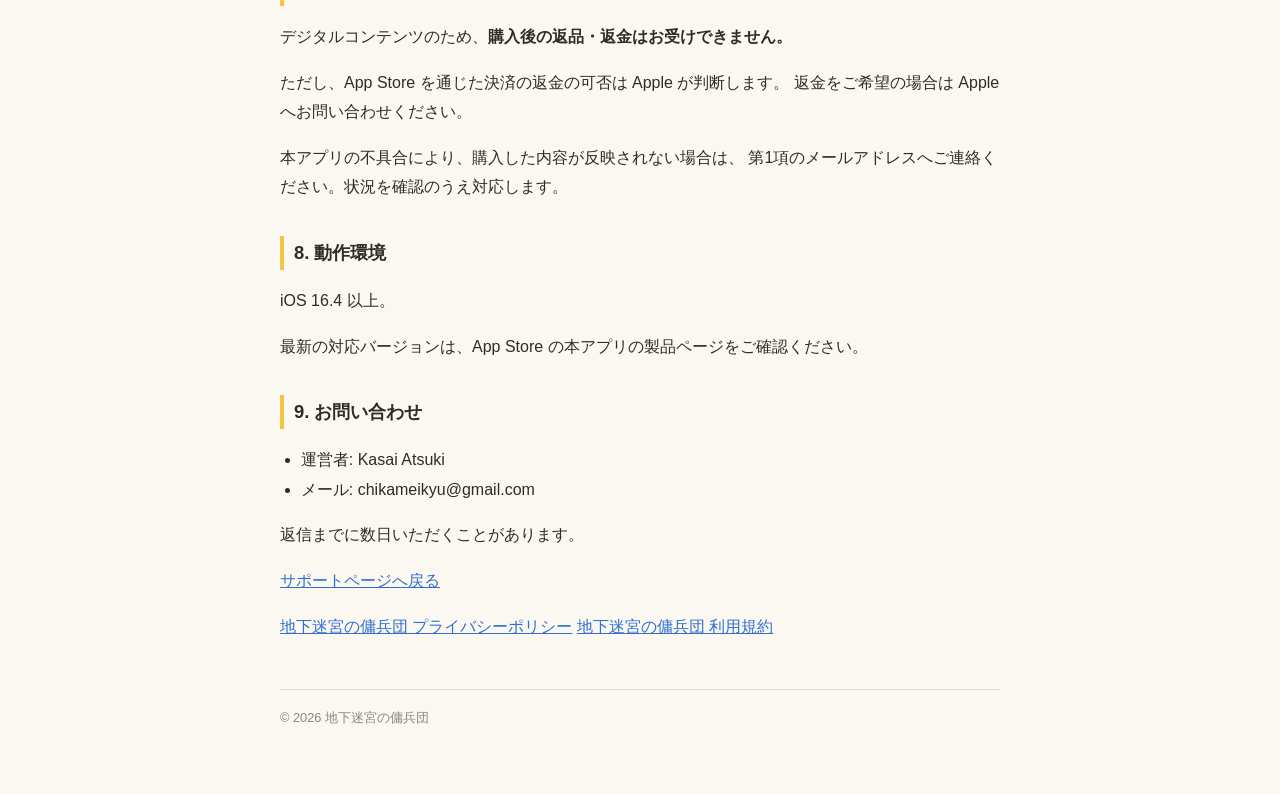
<file: tokushoho.html>
<!doctype html>
<html lang="ja">
<head>
<meta charset="utf-8">
<meta name="viewport" content="width=device-width, initial-scale=1">
<title>地下迷宮の傭兵団 特定商取引法に基づく表記</title>
<link rel="stylesheet" href="style.css">
</head>
<body>
<header>
  <h1>地下迷宮の傭兵団 特定商取引法に基づく表記</h1>
  <p class="sub">最終更新日: 2026年9月15日</p>
</header>

<p>「地下迷宮の傭兵団」（以下「本アプリ」）内で販売する有料サービスについて、 特定商取引法に基づき以下のとおり表示します。</p>
<h2>1. 販売事業者</h2>
<table><thead><tr><th>項目</th><th>内容</th></tr></thead><tbody>
<tr><td>販売事業者</td><td>Kasai Atsuki</td></tr>
<tr><td>運営責任者</td><td>Kasai Atsuki</td></tr>
<tr><td>所在地</td><td>ご請求があれば遅滞なく開示します</td></tr>
<tr><td>電話番号</td><td>ご請求があれば遅滞なく開示します</td></tr>
<tr><td>メールアドレス</td><td>chikameikyu@gmail.com</td></tr>
</tbody></table>
<p>所在地および電話番号は、上記のメールアドレスへご請求いただければ、 遅滞なく開示します。</p>
<h2>2. 販売する商品</h2>
<ul>
<li><strong>ダイヤ</strong> … ガチャなどのゲーム内機能に使用するアイテムです。数量ごとに複数の商品があります</li>
<li><strong>広告除去</strong> … 広告の視聴を求められる機能を、視聴せずに利用できるようにするものです（買い切り）</li>
</ul>
<p>いずれも本アプリ内でのみ利用できるもので、現金への換金、他の利用者への譲渡、 本アプリ外への持ち出しはできません。</p>
<p>「初回限定」と表示されている商品は、<strong>お一人1回かぎり</strong>です。 それ以外の商品に、販売期間や購入回数の定めはありません。</p>
<h2>3. 販売価格</h2>
<p>各商品の購入画面に表示される価格です。表示価格は消費税を含みます。</p>
<p>価格は App Store の表示に従います。為替や税制の変更により、 App Store 側の価格が改定されることがあります。</p>
<h2>4. 商品代金以外に必要となる料金</h2>
<p>本アプリのダウンロードおよび利用に必要な通信料は、利用者のご負担となります。</p>
<h2>5. お支払い方法および時期</h2>
<ul>
<li><strong>方法</strong> … App Store の決済（Apple ID に登録されたお支払い方法）</li>
<li><strong>時期</strong> … 購入手続きが完了した時点で確定します</li>
</ul>
<h2>6. 商品の引渡時期</h2>
<p>決済の完了後、ただちに本アプリ内へ反映されます。</p>
<p>通信の状況により反映が遅れる場合は、本アプリを再起動してください。 それでも反映されない場合は、第1項のメールアドレスへご連絡ください。</p>
<h2>7. 返品・キャンセルについて</h2>
<p>デジタルコンテンツのため、<strong>購入後の返品・返金はお受けできません。</strong></p>
<p>ただし、App Store を通じた決済の返金の可否は Apple が判断します。 返金をご希望の場合は Apple へお問い合わせください。</p>
<p>本アプリの不具合により、購入した内容が反映されない場合は、 第1項のメールアドレスへご連絡ください。状況を確認のうえ対応します。</p>
<h2>8. 動作環境</h2>
<p>iOS 16.4 以上。</p>
<p>最新の対応バージョンは、App Store の本アプリの製品ページをご確認ください。</p>
<h2>9. お問い合わせ</h2>
<ul>
<li>運営者: Kasai Atsuki</li>
<li>メール: chikameikyu@gmail.com</li>
</ul>
<p>返信までに数日いただくことがあります。</p>

<p><a href="index.html">サポートページへ戻る</a></p>
<nav class="others">
  <a href="privacy.html">地下迷宮の傭兵団 プライバシーポリシー</a>
  <a href="terms.html">地下迷宮の傭兵団 利用規約</a>
</nav>
<footer>
  © 2026 地下迷宮の傭兵団
</footer>
</body>
</html>
</file>
<file: style.css>
:root { color-scheme: light dark; }
* { box-sizing: border-box; }
body {
  margin: 0 auto; padding: 24px 20px 64px; max-width: 760px;
  font-family: -apple-system, BlinkMacSystemFont, "Hiragino Sans", "Noto Sans JP", sans-serif;
  line-height: 1.85; color: #2f2c26; background: #fbf8f1;
  -webkit-text-size-adjust: 100%;
}
/* アプリ本体の配色(src/theme.ts の bg #1b1b2f / text #f0e6d2 / gold #f5c542)に寄せる */
@media (prefers-color-scheme: dark) { body { color: #f0e6d2; background: #1b1b2f; } }
header { border-bottom: 2px solid #f5c542; padding-bottom: 14px; margin-bottom: 28px; }
h1 { font-size: 1.6rem; margin: 0 0 4px; }
h2 { font-size: 1.15rem; margin: 34px 0 10px; padding-left: 10px; border-left: 4px solid #f5c542; }
h3 { font-size: 1rem; margin: 22px 0 6px; }
.sub { color: #8d8579; font-size: .85rem; margin: 0; }
@media (prefers-color-scheme: dark) { .sub { color: #a79f92; } }
table { border-collapse: collapse; width: 100%; margin: 12px 0; font-size: .9rem; display: block; overflow-x: auto; }
th, td { border: 1px solid #e2dcd0; padding: 7px 10px; text-align: left; vertical-align: top; }
th { background: #f5f0e4; }
@media (prefers-color-scheme: dark) { th { background: #2a2a45; } th, td { border-color: #3d3d63; } }
a { color: #2f6fd0; }
@media (prefers-color-scheme: dark) { a { color: #5aa9ff; } }
code { background: #f0ebdf; padding: 1px 5px; border-radius: 4px; font-size: .88em; }
@media (prefers-color-scheme: dark) { code { background: #2a2a45; } }
ul { padding-left: 1.3em; }
.note { background: #f5f0e4; border-radius: 10px; padding: 12px 16px; font-size: .9rem; }
@media (prefers-color-scheme: dark) { .note { background: #2a2a45; } }
footer { margin-top: 48px; padding-top: 16px; border-top: 1px solid #e2dcd0; font-size: .8rem; color: #8d8579; }
@media (prefers-color-scheme: dark) { footer { border-color: #3d3d63; color: #a79f92; } }
</file>
